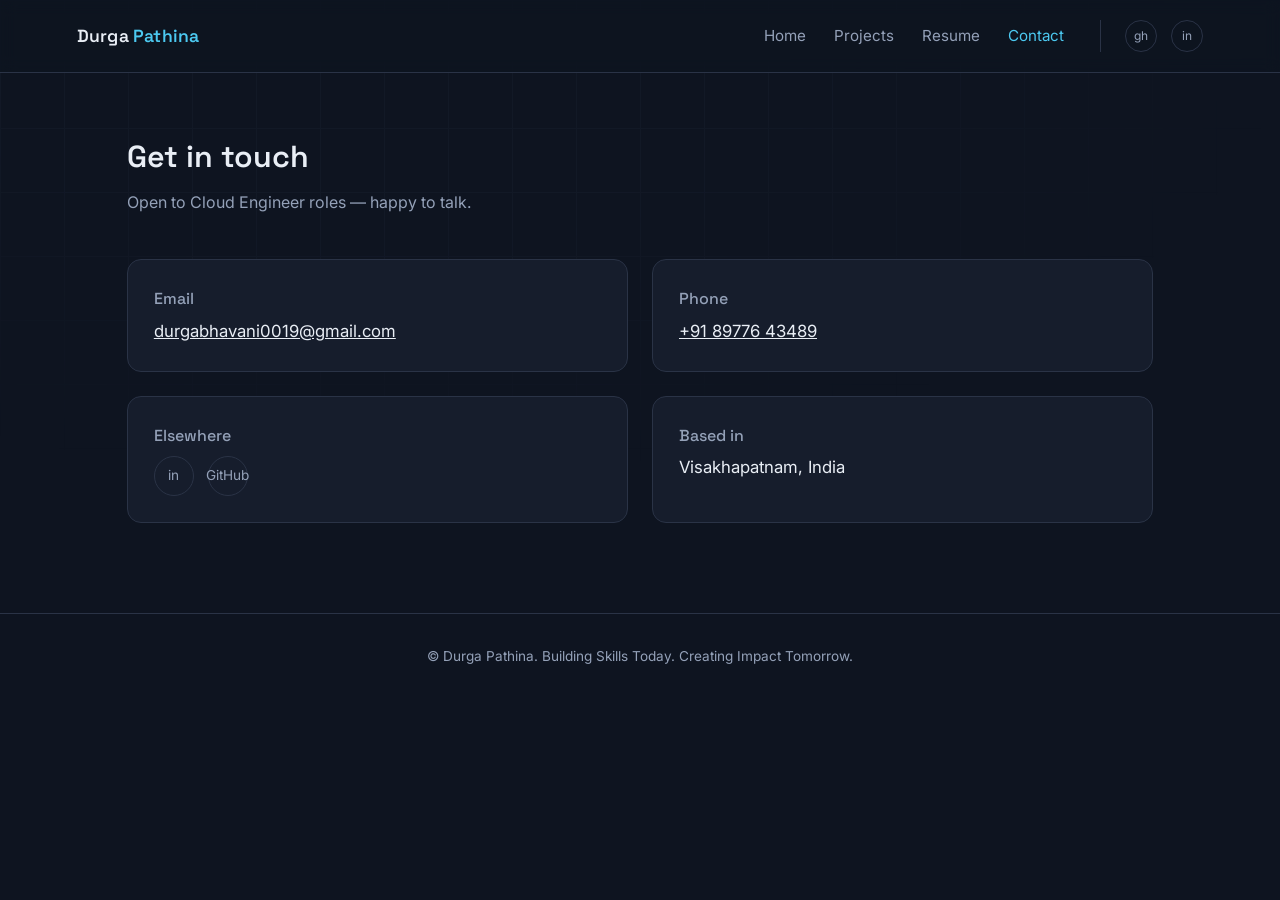
<file: contact.html>
<!DOCTYPE html>
<html lang="en">
<head>
<meta charset="UTF-8">
<meta name="viewport" content="width=device-width, initial-scale=1.0">
<title>Contact — Durga Pathina</title>
<link rel="preconnect" href="https://fonts.googleapis.com">
<link href="https://fonts.googleapis.com/css2?family=Space+Grotesk:wght@400;500;600;700&family=Inter:wght@400;500;600&display=swap" rel="stylesheet">
<link rel="stylesheet" href="style.css">
</head>
<body>

<div class="bg-grid"></div>

<header>
  <a class="brand" href="index.html">Durga <span>Pathina</span></a>
  <nav>
    <ul>
      <li><a href="index.html">Home</a></li>
      <li><a href="projects.html">Projects</a></li>
      <li><a href="resume.html">Resume</a></li>
      <li><a href="contact.html" class="active">Contact</a></li>
    </ul>
    <div class="nav-profiles">
      <a href="https://github.com/143durga" target="_blank" rel="noopener" title="GitHub">gh</a>
      <a href="https://www.linkedin.com/in/durga-bhavani-cse" target="_blank" rel="noopener" title="LinkedIn">in</a>
    </div>
  </nav>
</header>

<section class="page-section">
  <div class="section-head">
    <h2>Get in touch</h2>
    <p>Open to Cloud Engineer roles — happy to talk.</p>
  </div>
  <div class="contact-grid">
    <div class="contact-card">
      <h3>Email</h3>
      <p><a href="mailto:durgabhavani0019@gmail.com">durgabhavani0019@gmail.com</a></p>
    </div>
    <div class="contact-card">
      <h3>Phone</h3>
      <p><a href="tel:+918977643489">+91 89776 43489</a></p>
    </div>
    <div class="contact-card">
      <h3>Elsewhere</h3>
      <div class="socials">
        <a href="http://www.linkedin.com/in/durga-bhavani-cse" title="LinkedIn">in</a>
        <a href="https://github.com/143durga" title="GitHub">GitHub</a>
      </div>
    </div>
    <div class="contact-card">
      <h3>Based in</h3>
      <p>Visakhapatnam, India</p>
    </div>
  </div>
</section>

<footer>
  © Durga Pathina. Building Skills Today. Creating Impact Tomorrow.
</footer>

</body>
</html>
</file>
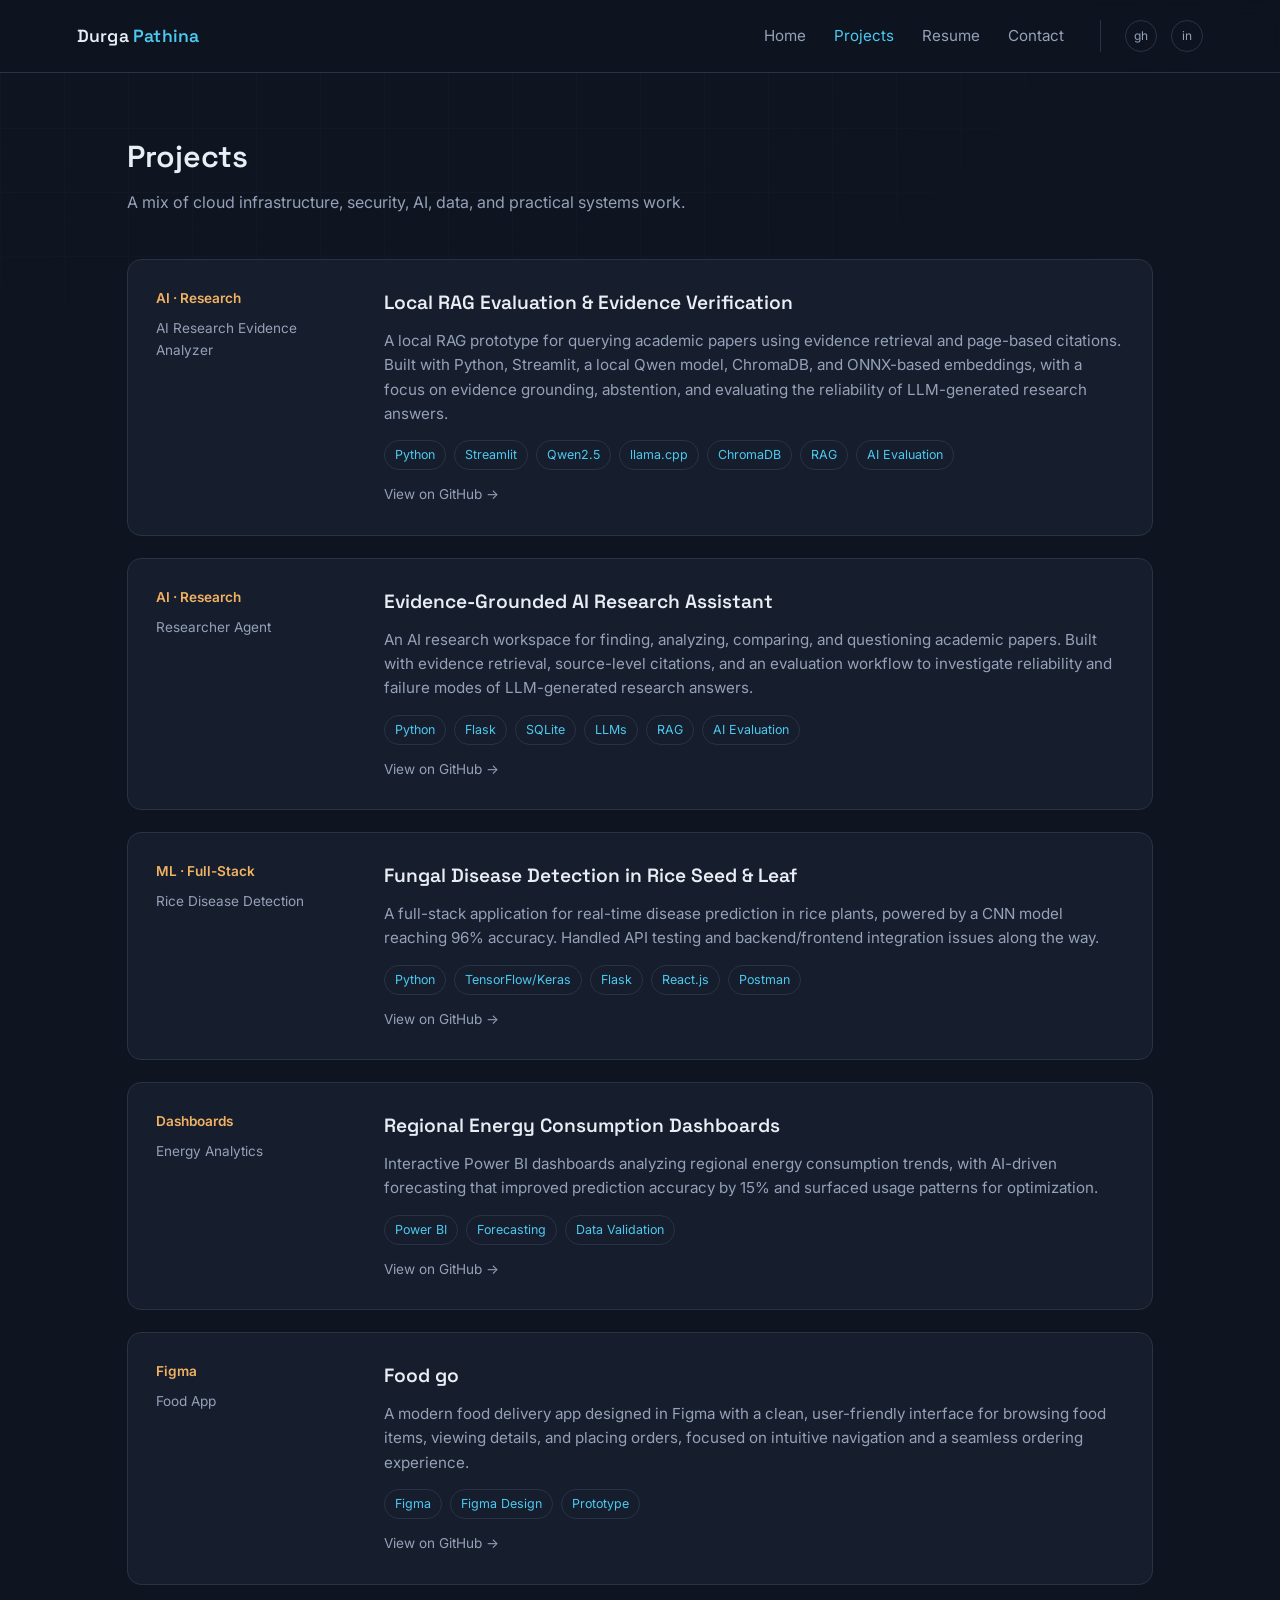
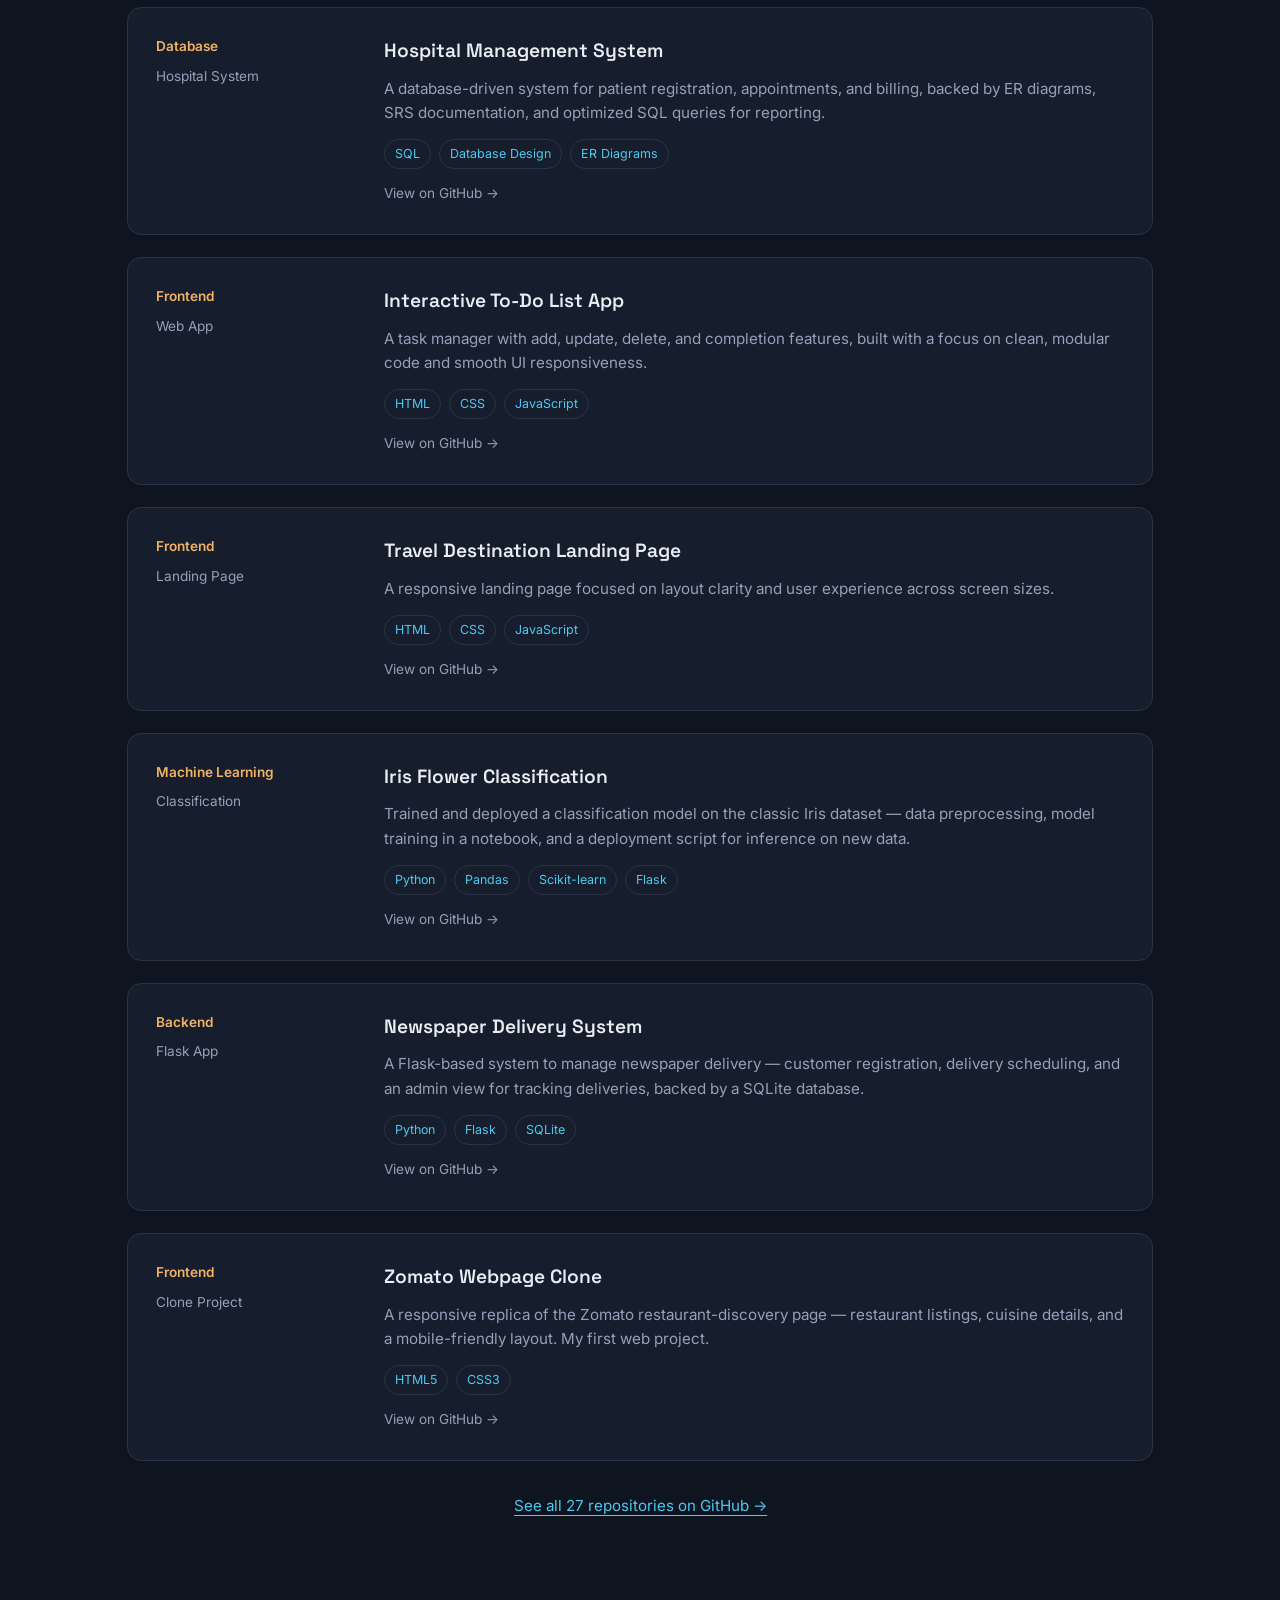
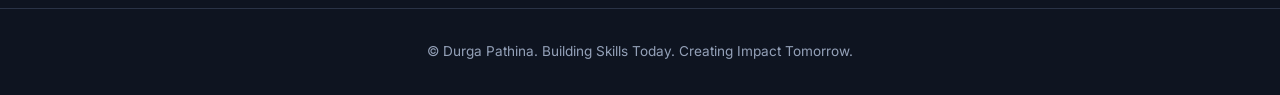
<file: projects.html>
<!DOCTYPE html>
<html lang="en">
<head>
<meta charset="UTF-8">
<meta name="viewport" content="width=device-width, initial-scale=1.0">
<title>Projects — Durga Pathina</title>
<link rel="preconnect" href="https://fonts.googleapis.com">
<link href="https://fonts.googleapis.com/css2?family=Space+Grotesk:wght@400;500;600;700&family=Inter:wght@400;500;600&display=swap" rel="stylesheet">
<link rel="stylesheet" href="style.css">
</head>
<body>

<div class="bg-grid"></div>

<header>
  <a class="brand" href="index.html">Durga <span>Pathina</span></a>
  <nav>
    <ul>
      <li><a href="index.html">Home</a></li>
      <li><a href="projects.html" class="active">Projects</a></li>
      <li><a href="resume.html">Resume</a></li>
      <li><a href="contact.html">Contact</a></li>
    </ul>
    <div class="nav-profiles">
      <a href="https://github.com/143durga" target="_blank" rel="noopener" title="GitHub">gh</a>
      <a href="https://www.linkedin.com/in/durga-bhavani-cse" target="_blank" rel="noopener" title="LinkedIn">in</a>
    </div>
  </nav>
</header>

<section class="page-section">
  <div class="section-head">
    <h2>Projects</h2>
    <p>A mix of cloud infrastructure, security, AI, data, and practical systems work.</p>
  </div>
  <div class="projects">

    <div class="project">
      <div class="meta"><span class="year">AI · Research</span>AI Research Evidence Analyzer</div>
      <div>
        <h3>Local RAG Evaluation & Evidence Verification</h3>
        <p>A local RAG prototype for querying academic papers using evidence retrieval and page-based citations. Built with Python, Streamlit, a local Qwen model, ChromaDB, and ONNX-based embeddings, with a focus on evidence grounding, abstention, and evaluating the reliability of LLM-generated research answers.</p>
        <div class="stack">
          <span>Python</span><span>Streamlit</span><span>Qwen2.5</span><span>llama.cpp</span><span>ChromaDB</span><span>RAG</span><span>AI Evaluation</span> 
        </div>
        <div class="project-links">
          <a href="https://github.com/143durga/AI-Research-Evidence-Analyzer" target="_blank" rel="noopener">View on GitHub →</a>
        </div>
      </div>
    </div>

    <div class="project">
      <div class="meta"><span class="year">AI · Research</span>Researcher Agent</div>
      <div>
        <h3>Evidence-Grounded AI Research Assistant</h3>
        <p>An AI research workspace for finding, analyzing, comparing, and questioning academic papers. Built with evidence retrieval, source-level citations, and an evaluation workflow to investigate reliability and failure modes of LLM-generated research answers.</p>
        <div class="stack">
          <span>Python</span><span>Flask</span><span>SQLite</span><span>LLMs</span><span>RAG</span><span>AI Evaluation</span> 
        </div>
        <div class="project-links">
          <a href="https://github.com/143durga/Research-Agent-" target="_blank" rel="noopener">View on GitHub →</a>
        </div>
      </div>
    </div>
    
    <div class="project">
      <div class="meta"><span class="year">ML · Full-Stack</span>Rice Disease Detection</div>
      <div>
        <h3>Fungal Disease Detection in Rice Seed & Leaf</h3>
        <p>A full-stack application for real-time disease prediction in rice plants, powered by a CNN model reaching 96% accuracy. Handled API testing and backend/frontend integration issues along the way.</p>
        <div class="stack">
          <span>Python</span><span>TensorFlow/Keras</span><span>Flask</span><span>React.js</span><span>Postman</span>
        </div>
        <div class="project-links">
          <a href="https://github.com/143durga/Rice-Leaf-Disease-Classification" target="_blank" rel="noopener">View on GitHub →</a>
        </div>
      </div>
    </div>

    <div class="project">
      <div class="meta"><span class="year">Dashboards</span>Energy Analytics</div>
      <div>
        <h3>Regional Energy Consumption Dashboards</h3>
        <p>Interactive Power BI dashboards analyzing regional energy consumption trends, with AI-driven forecasting that improved prediction accuracy by 15% and surfaced usage patterns for optimization.</p>
        <div class="stack">
          <span>Power BI</span><span>Forecasting</span><span>Data Validation</span>
        </div>
        <div class="project-links">
          <a href="https://github.com/143durga/iris-project" target="_blank" rel="noopener">View on GitHub →</a>
        </div>
      </div>
    </div>

     <div class="project">
      <div class="meta"><span class="year">Figma</span>Food App</div>
      <div>
        <h3>Food go</h3>
        <p>A modern food delivery app designed in Figma with a clean, user-friendly interface for browsing food items, viewing details, and placing orders, focused on intuitive navigation and a seamless ordering experience.
</p>
        <div class="stack">
          <span>Figma</span><span>Figma Design</span><span>Prototype</span>
        </div>
        <div class="project-links">
          <a href="https://www.figma.com/proto/m6Aplm6jbclFrerUVmS5qw/Food-app?node-id=23-480&starting-point-node-id=23%3A480&t=Jjzeewn10egAaoNW-1" target="_blank" rel="noopener">View on GitHub →</a>
        </div>
      </div>
    </div>
    
    <div class="project">
      <div class="meta"><span class="year">Database</span>Hospital System</div>
      <div>
        <h3>Hospital Management System</h3>
        <p>A database-driven system for patient registration, appointments, and billing, backed by ER diagrams, SRS documentation, and optimized SQL queries for reporting.</p>
        <div class="stack">
          <span>SQL</span><span>Database Design</span><span>ER Diagrams</span>
        </div>
        <div class="project-links">
          <a href="https://github.com/143durga/HospitalManagementSystem" target="_blank" rel="noopener">View on GitHub →</a>
        </div>
      </div>
    </div>

    <div class="project">
      <div class="meta"><span class="year">Frontend</span>Web App</div>
      <div>
        <h3>Interactive To-Do List App</h3>
        <p>A task manager with add, update, delete, and completion features, built with a focus on clean, modular code and smooth UI responsiveness.</p>
        <div class="stack">
          <span>HTML</span><span>CSS</span><span>JavaScript</span>
        </div>
        <div class="project-links">
          <a href="https://github.com/143durga/Todo-App" target="_blank" rel="noopener">View on GitHub →</a>
        </div>
      </div>
    </div>

    <div class="project">
      <div class="meta"><span class="year">Frontend</span>Landing Page</div>
      <div>
        <h3>Travel Destination Landing Page</h3>
        <p>A responsive landing page focused on layout clarity and user experience across screen sizes.</p>
        <div class="stack">
          <span>HTML</span><span>CSS</span><span>JavaScript</span>
        </div>
        <div class="project-links">
          <a href="https://github.com/143durga/Travel-Destination" target="_blank" rel="noopener">View on GitHub →</a>
        </div>
      </div>
    </div>

    <div class="project">
      <div class="meta"><span class="year">Machine Learning</span>Classification</div>
      <div>
        <h3>Iris Flower Classification</h3>
        <p>Trained and deployed a classification model on the classic Iris dataset — data preprocessing, model training in a notebook, and a deployment script for inference on new data.</p>
        <div class="stack">
          <span>Python</span><span>Pandas</span><span>Scikit-learn</span><span>Flask</span>
        </div>
        <div class="project-links">
          <a href="https://github.com/143durga/iris-project" target="_blank" rel="noopener">View on GitHub →</a>
        </div>
      </div>
    </div>

    <div class="project">
      <div class="meta"><span class="year">Backend</span>Flask App</div>
      <div>
        <h3>Newspaper Delivery System</h3>
        <p>A Flask-based system to manage newspaper delivery — customer registration, delivery scheduling, and an admin view for tracking deliveries, backed by a SQLite database.</p>
        <div class="stack">
          <span>Python</span><span>Flask</span><span>SQLite</span>
        </div>
        <div class="project-links">
          <a href="https://github.com/143durga/Newspaper-Delivery-System" target="_blank" rel="noopener">View on GitHub →</a>
        </div>
      </div>
    </div>

    <div class="project">
      <div class="meta"><span class="year">Frontend</span>Clone Project</div>
      <div>
        <h3>Zomato Webpage Clone</h3>
        <p>A responsive replica of the Zomato restaurant-discovery page — restaurant listings, cuisine details, and a mobile-friendly layout. My first web project.</p>
        <div class="stack">
          <span>HTML5</span><span>CSS3</span>
        </div>
        <div class="project-links">
          <a href="https://github.com/143durga/zomato-webpage" target="_blank" rel="noopener">View on GitHub →</a>
        </div>
      </div>
    </div>

  </div>

  <div class="projects-footer">
    <a href="https://github.com/143durga?tab=repositories" target="_blank" rel="noopener">See all 27 repositories on GitHub →</a>
  </div>
</section>

<footer>
  © Durga Pathina. Building Skills Today. Creating Impact Tomorrow.
</footer>

</body>
</html>
</file>
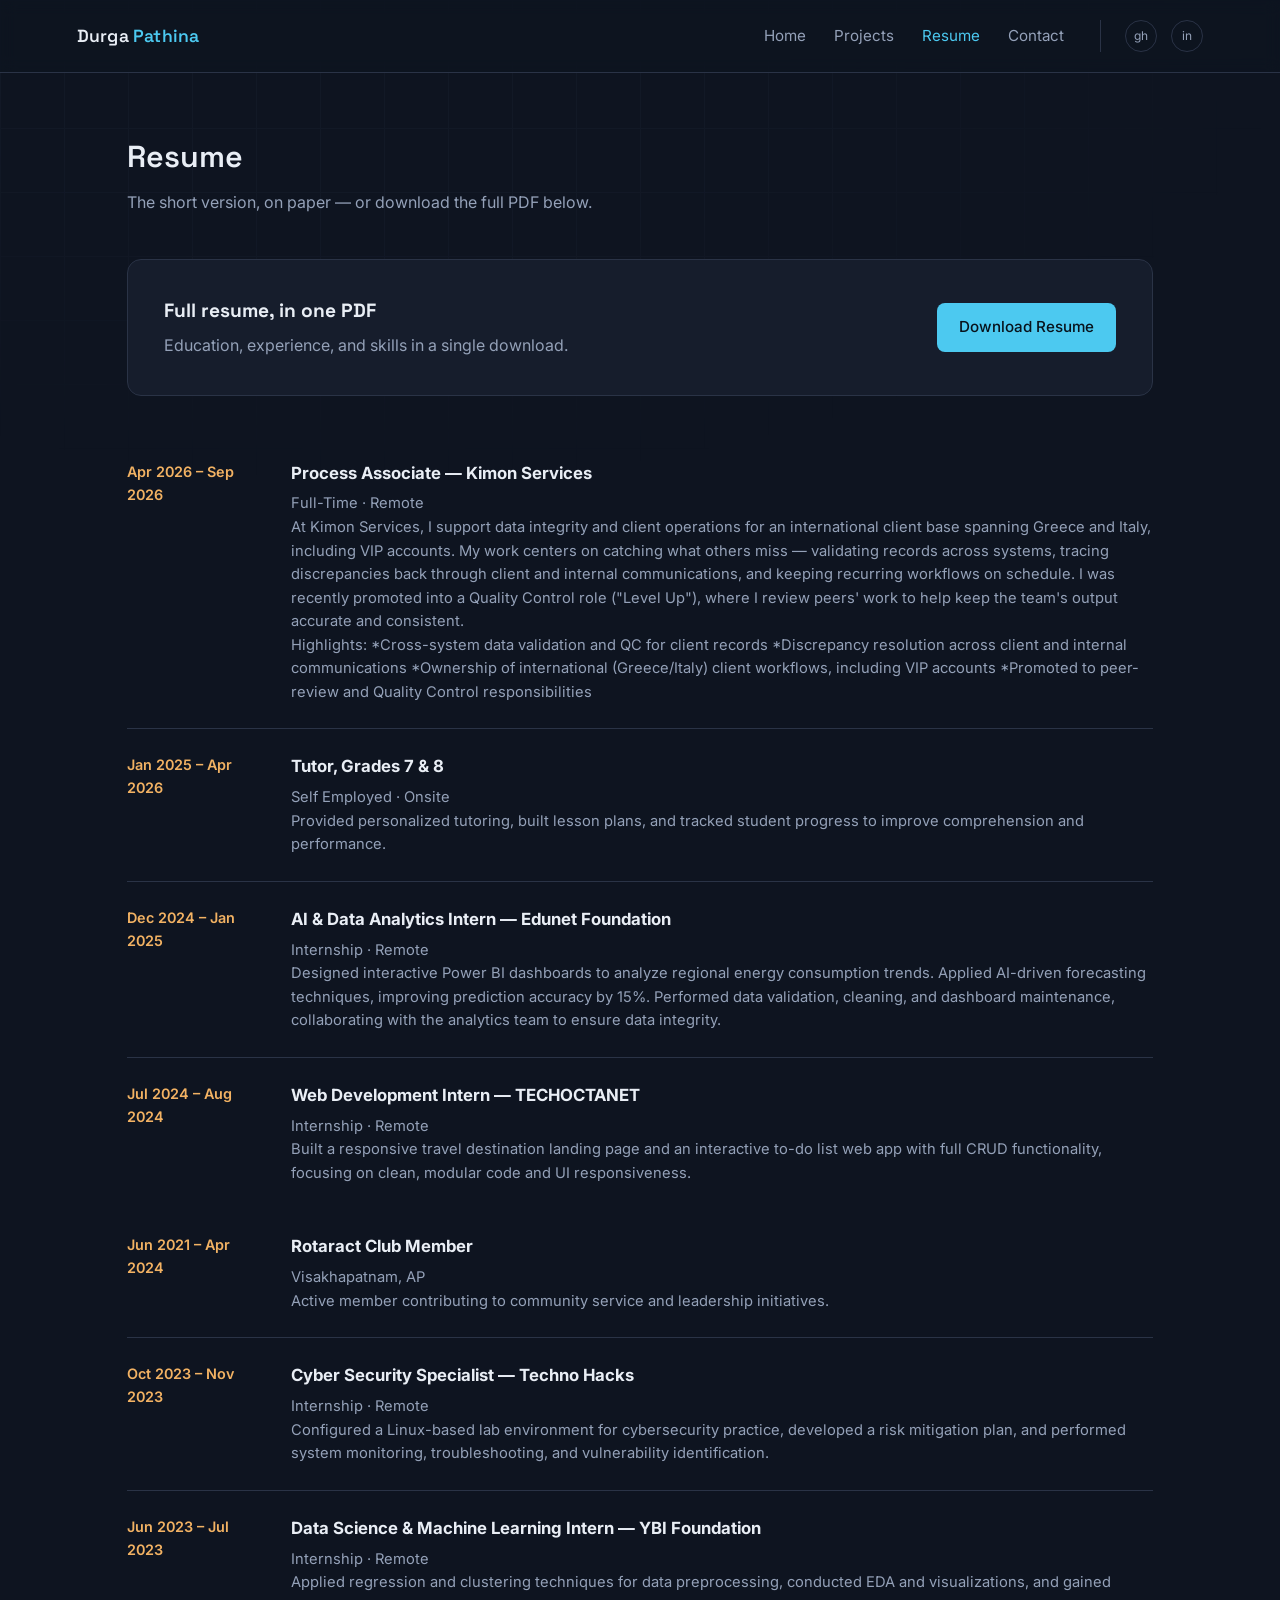
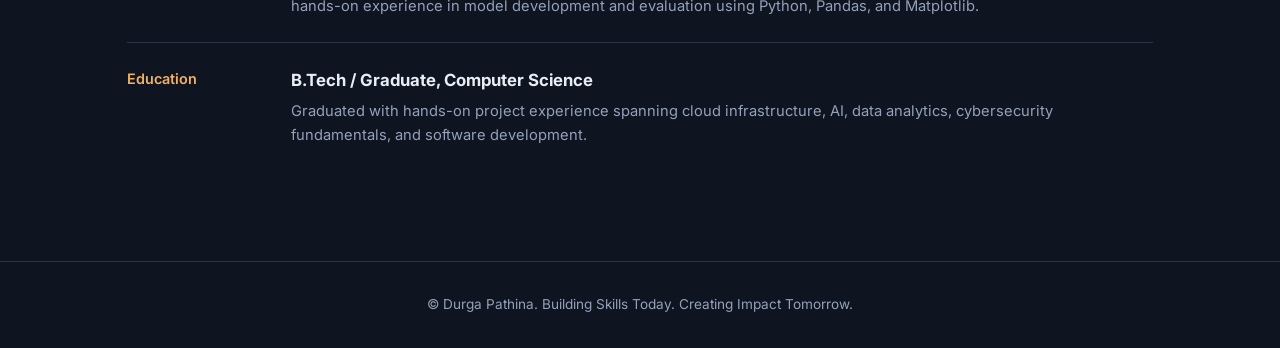
<file: resume.html>
<!DOCTYPE html>
<html lang="en">
<head>
<meta charset="UTF-8">
<meta name="viewport" content="width=device-width, initial-scale=1.0">
<title>Resume — Durga Pathina</title>
<link rel="preconnect" href="https://fonts.googleapis.com">
<link href="https://fonts.googleapis.com/css2?family=Space+Grotesk:wght@400;500;600;700&family=Inter:wght@400;500;600&display=swap" rel="stylesheet">
<link rel="stylesheet" href="style.css">
</head>
<body>

<div class="bg-grid"></div>

<header>
  <a class="brand" href="index.html">Durga <span>Pathina</span></a>
  <nav>
    <ul>
      <li><a href="index.html">Home</a></li>
      <li><a href="projects.html">Projects</a></li>
      <li><a href="resume.html" class="active">Resume</a></li>
      <li><a href="contact.html">Contact</a></li>
    </ul>
    <div class="nav-profiles">
      <a href="https://github.com/143durga" target="_blank" rel="noopener" title="GitHub">gh</a>
      <a href="https://www.linkedin.com/in/durga-bhavani-cse" target="_blank" rel="noopener" title="LinkedIn">in</a>
    </div>
  </nav>
</header>

<section class="page-section">
  <div class="section-head">
    <h2>Resume</h2>
    <p>The short version, on paper — or download the full PDF below.</p>
  </div>

  <div class="resume-box">
    <div>
      <h3>Full resume, in one PDF</h3>
      <p>Education, experience, and skills in a single download.</p>
    </div>
    <!-- Replace the # below with a real link to your resume PDF (e.g. hosted on GitHub or Google Drive) -->
    <a href="https://github.com/143durga/Resume/blob/main/Durga%20Pathina%20Resume.pdf" class="btn btn-primary">Download Resume</a>
  </div>
  <div class="timeline">
    <div class="timeline-item">
          <div class="when">Apr 2026 – Sep 2026</div>
      <div>
        <h4>Process Associate — Kimon Services</h4>
        <p>Full-Time · Remote</p>
        <p>At Kimon Services, I support data integrity and client operations for an international client base spanning Greece and Italy, including VIP accounts. My work centers on catching what others miss — validating records across systems, tracing discrepancies back through client and internal communications, and keeping recurring workflows on schedule. I was recently promoted into a Quality Control role ("Level Up"), where I review peers' work to help keep the team's output accurate and consistent.</p>
        <p>Highlights:
            *Cross-system data validation and QC for client records
            *Discrepancy resolution across client and internal communications
            *Ownership of international (Greece/Italy) client workflows, including VIP accounts
            *Promoted to peer-review and Quality Control responsibilities</p>
      </div>
    </div>
    <div class="timeline-item">
          <div class="when">Jan 2025 – Apr 2026</div>
      <div>
        <h4>Tutor, Grades 7 & 8</h4>
        <p>Self Employed · Onsite</p>
        <p>Provided personalized tutoring, built lesson plans, and tracked student progress to improve comprehension and performance.</p>
      </div>
    </div>
    <div class="timeline-item">
          <div class="when">Dec 2024 – Jan 2025</div>
      <div>
        <h4>AI & Data Analytics Intern — Edunet Foundation</h4>
        <p>Internship · Remote</p>
        <p>Designed interactive Power BI dashboards to analyze regional energy consumption trends. Applied AI-driven forecasting techniques, improving prediction accuracy by 15%. Performed data validation, cleaning, and dashboard maintenance, collaborating with the analytics team to ensure data integrity.</p>
      </div>
    </div>
    <div class="timeline-item">
      <div class="when">Jul 2024 – Aug 2024</div>
      <div>
        <h4>Web Development Intern — TECHOCTANET</h4>
        <p>Internship · Remote</p>
        <p>Built a responsive travel destination landing page and an interactive to-do list web app with full CRUD functionality, focusing on clean, modular code and UI responsiveness.</p>
      </div>
    </div>
    </div>
    <div class="timeline-item">
      <div class="when">Jun 2021 – Apr 2024</div>
      <div>
        <h4>Rotaract Club Member</h4>
        <p>Visakhapatnam, AP</p>
        <p>Active member contributing to community service and leadership initiatives.</p>
      </div>
    </div>
    <div class="timeline-item">
      <div class="when">Oct 2023 – Nov 2023</div>
      <div>
        <h4>Cyber Security Specialist — Techno Hacks</h4>
        <p>Internship · Remote</p>
        <p>Configured a Linux-based lab environment for cybersecurity practice, developed a risk mitigation plan, and performed system monitoring, troubleshooting, and vulnerability identification.</p>
      </div>
    </div>
    <div class="timeline-item">
      <div class="when">Jun 2023 – Jul 2023</div>
      <div>
        <h4>Data Science & Machine Learning Intern — YBI Foundation</h4>
        <p>Internship · Remote</p>
        <p>Applied regression and clustering techniques for data preprocessing, conducted EDA and visualizations, and gained hands-on experience in model development and evaluation using Python, Pandas, and Matplotlib.</p>
      </div>
    </div>
    <div class="timeline-item">
      <div class="when">Education</div>
      <div>
        <h4>B.Tech / Graduate, Computer Science</h4>
        <p>Graduated with hands-on project experience spanning cloud infrastructure, AI, data analytics, cybersecurity fundamentals, and software development.</p>
      </div>
    </div>
  </div>
</section>

<footer>
  © Durga Pathina. Building Skills Today. Creating Impact Tomorrow.
</footer>

</body>
</html>
</file>
<file: style.css>
:root{
  --bg: #0E1420;
  --panel: #161D2C;
  --panel-2: #1D2536;
  --line: #2A3346;
  --text: #E9EEF5;
  --muted: #94A1B8;
  --sky: #4CC9F0;
  --amber: #F2B263;
  --radius: 14px;
}
*{ box-sizing: border-box; }
html{ scroll-behavior: smooth; }
body{
  margin:0;
  background: var(--bg);
  color: var(--text);
  font-family: 'Inter', sans-serif;
  line-height: 1.6;
}
h1,h2,h3,.brand{ font-family: 'Space Grotesk', sans-serif; }
a{ color: inherit; }
img{ max-width:100%; display:block; }

.bg-grid{
  position: fixed; inset:0; z-index:-1; pointer-events:none;
  background-image:
    linear-gradient(var(--line) 1px, transparent 1px),
    linear-gradient(90deg, var(--line) 1px, transparent 1px);
  background-size: 64px 64px;
  opacity: 0.18;
  mask-image: radial-gradient(ellipse 80% 60% at 30% 0%, black 40%, transparent 90%);
}

header{
  position: sticky; top:0; z-index: 10;
  display:flex; align-items:center; justify-content:space-between;
  padding: 20px 6vw;
  background: rgba(14,20,32,0.85);
  backdrop-filter: blur(8px);
  border-bottom: 1px solid var(--line);
}
.brand{ font-weight:600; font-size:1.1rem; letter-spacing:0.2px; text-decoration:none; }
.brand span{ color: var(--sky); }
nav{ display:flex; align-items:center; gap: 36px; }
nav ul{ list-style:none; display:flex; gap: 28px; margin:0; padding:0; }
nav a{ text-decoration:none; color: var(--muted); font-size:0.95rem; transition: color .15s; }
nav a:hover, nav a.active{ color: var(--text); }
nav a.active{ color: var(--sky); }
.nav-profiles{ display:flex; gap: 14px; padding-left: 24px; border-left: 1px solid var(--line); }
.nav-profiles a{
  width: 32px; height:32px; border-radius: 50%; border: 1px solid var(--line);
  display:flex; align-items:center; justify-content:center;
  font-size: 0.75rem; color: var(--muted); text-decoration:none;
  transition: border-color .15s, color .15s;
}
.nav-profiles a:hover{ border-color: var(--sky); color: var(--sky); }
@media (max-width: 820px){ .nav-profiles{ display:none; } }

section{ padding: 90px 6vw; max-width: 1180px; margin: 0 auto; }
.page-section{ padding-top: 60px; }

/* HERO (home page) */
.hero{
  display:grid;
  grid-template-columns: 1.3fr 0.9fr;
  gap: 48px;
  align-items:center;
  padding-top: 70px;
}
.hero .eyebrow{ color: var(--sky); font-size: 0.95rem; margin-bottom: 14px; }
.hero h1{
  font-size: clamp(2.2rem, 4.5vw, 3.4rem);
  line-height:1.12;
  margin: 0 0 20px;
  font-weight: 600;
}
.hero h1 .accent{ color: var(--sky); }
.hero p.lede{ color: var(--muted); font-size: 1.08rem; max-width: 46ch; margin: 0 0 32px; }
.btn-row{ display:flex; gap:14px; flex-wrap:wrap; }
.btn{
  display:inline-block; padding: 12px 22px; border-radius: 8px;
  text-decoration:none; font-weight:500; font-size: 0.95rem;
  transition: transform .15s, background .15s;
}
.btn-primary{ background: var(--sky); color:#08131C; }
.btn-primary:hover{ transform: translateY(-2px); }
.btn-ghost{ border:1px solid var(--line); color: var(--text); }
.btn-ghost:hover{ border-color: var(--sky); }

.hero-photo{
  position:relative; border-radius: 20px; overflow:hidden;
  border: 1px solid var(--line); aspect-ratio: 1/1;
  background: linear-gradient(160deg, var(--panel), var(--panel-2));
}
.hero-photo img{ width:100%; height:100%; object-fit:cover; }
.hero-photo .tag{
  position:absolute; bottom:14px; left:14px;
  background: rgba(14,20,32,0.75); border: 1px solid var(--line);
  padding: 6px 12px; border-radius: 20px; font-size: 0.8rem; color: var(--sky);
}

.section-head{ margin-bottom: 44px; }
.section-head h2{ font-size: 1.9rem; font-weight: 600; margin: 0 0 8px; }
.section-head p{ color: var(--muted); max-width: 60ch; margin:0; }

/* SKILLS */
.skill-groups{ display:grid; grid-template-columns: repeat(auto-fit, minmax(220px,1fr)); gap: 24px; }
.skill-card{ background: var(--panel); border: 1px solid var(--line); border-radius: var(--radius); padding: 24px; }
.skill-card h3{ font-size: 1rem; margin: 0 0 14px; color: var(--sky); font-weight: 600; }
.skill-card ul{ margin:0; padding:0; list-style:none; }
.skill-card li{ color: var(--text); font-size: 0.92rem; padding: 6px 0; border-bottom: 1px solid var(--line); }
.skill-card li:last-child{ border-bottom:none; }

/* PROJECTS */
.projects{ display:flex; flex-direction:column; gap: 22px; }
.project{
  display:grid; grid-template-columns: 200px 1fr; gap: 28px;
  background: var(--panel); border: 1px solid var(--line);
  border-radius: var(--radius); padding: 28px; align-items:start;
}
.project .meta{ color: var(--muted); font-size: 0.85rem; }
.project .meta .year{ color: var(--amber); font-weight:600; display:block; margin-bottom: 8px; }
.project h3{ font-size: 1.2rem; margin: 0 0 10px; font-weight:600; }
.project p{ color: var(--muted); margin: 0 0 14px; font-size: 0.95rem; }
.stack{ display:flex; flex-wrap:wrap; gap:8px; }
.stack span{ font-size: 0.78rem; padding: 4px 10px; border-radius: 20px; border: 1px solid var(--line); color: var(--sky); }

.project-links{ margin-top: 14px; display:flex; gap: 16px; }
.project-links a{
  font-size: 0.85rem; color: var(--muted); text-decoration:none;
  border-bottom: 1px solid transparent; transition: color .15s, border-color .15s;
}
.project-links a:hover{ color: var(--sky); border-color: var(--sky); }

.projects-footer{
  margin-top: 32px; text-align:center;
}
.projects-footer a{
  color: var(--sky); text-decoration:none; font-size: 0.95rem;
  border-bottom: 1px solid var(--sky);
}

/* RESUME */
.resume-box{
  display:flex; align-items:center; justify-content:space-between;
  background: var(--panel); border: 1px solid var(--line);
  border-radius: var(--radius); padding: 36px; flex-wrap:wrap; gap: 20px;
}
.resume-box h3{ margin:0 0 6px; font-size:1.2rem; }
.resume-box p{ margin:0; color: var(--muted); }

.timeline{ display:flex; flex-direction:column; gap:0; margin-top: 40px; }
.timeline-item{
  display:grid; grid-template-columns: 140px 1fr; gap: 24px;
  padding: 24px 0; border-bottom: 1px solid var(--line);
}
.timeline-item:last-child{ border-bottom:none; }
.timeline-item .when{ color: var(--amber); font-size: 0.9rem; font-weight: 600; }
.timeline-item h4{ margin: 0 0 6px; font-size: 1.05rem; }
.timeline-item p{ margin:0; color: var(--muted); font-size: 0.92rem; }

/* CONTACT */
.contact-grid{ display:grid; grid-template-columns: 1fr 1fr; gap: 24px; }
.contact-card{ background: var(--panel); border: 1px solid var(--line); border-radius: var(--radius); padding: 26px; }
.contact-card h3{ margin:0 0 6px; font-size:1rem; color: var(--muted); font-weight:500; }
.contact-card p{ margin:0; font-size: 1.05rem; }
.socials{ display:flex; gap: 14px; margin-top: 8px; }
.socials a{
  width: 40px; height:40px; border-radius: 50%; border: 1px solid var(--line);
  display:flex; align-items:center; justify-content:center;
  text-decoration:none; font-size: 0.85rem; color: var(--muted);
  transition: border-color .15s, color .15s;
}
.socials a:hover{ border-color: var(--sky); color: var(--sky); }

footer{
  text-align:center; padding: 32px 6vw; color: var(--muted);
  border-top: 1px solid var(--line); font-size: 0.85rem;
}

@media (max-width: 820px){
  header{ padding: 16px 5vw; }
  nav ul{ gap: 16px; }
  .hero{ grid-template-columns: 1fr; }
  .hero-photo{ order:-1; max-width: 260px; }
  .project{ grid-template-columns: 1fr; }
  .contact-grid{ grid-template-columns: 1fr; }
  .timeline-item{ grid-template-columns: 1fr; gap: 4px; }
}
</file>
